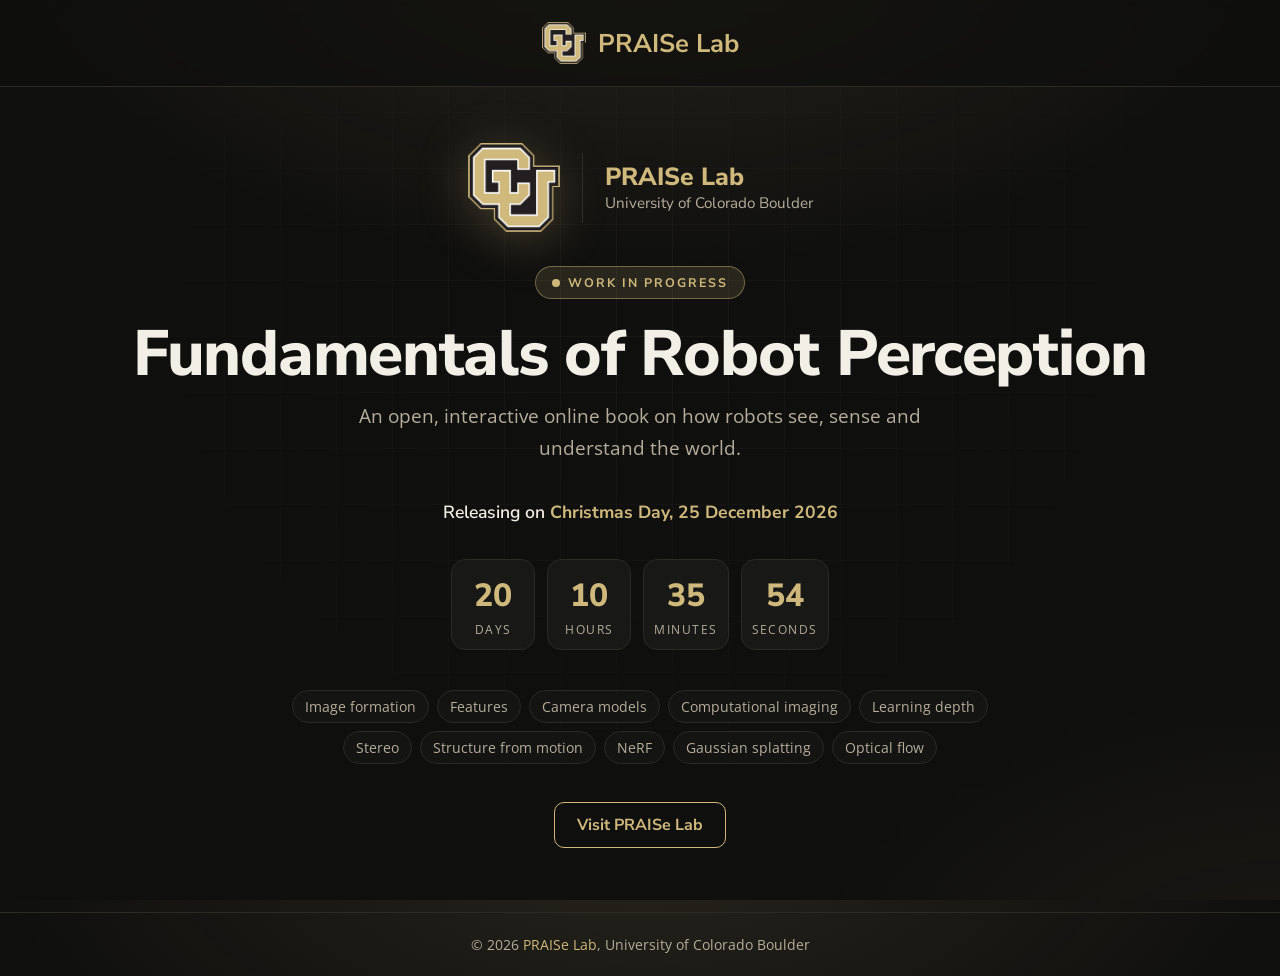
<file: landing/index.html>
<!doctype html>
<html lang="en">
<head>
<meta charset="utf-8">
<meta name="viewport" content="width=device-width, initial-scale=1">
<meta name="robots" content="noindex, nofollow">
<title>Fundamentals of Robot Perception | PRAISe Lab</title>
<meta name="description" content="An open online book on robot perception from PRAISe Lab at the University of Colorado Boulder. Coming Christmas 2026.">
<link rel="icon" href="cu-logo.webp">
<link rel="preconnect" href="https://fonts.googleapis.com">
<link rel="preconnect" href="https://fonts.gstatic.com" crossorigin>
<link href="https://fonts.googleapis.com/css2?family=Nunito+Sans:wght@400;600;700;800&family=Open+Sans:wght@400;600&display=swap" rel="stylesheet">
<style>
  :root {
    --bg: #0f0f0e;
    --panel: #181816;
    --line: #2c2a24;
    --text: #f2efe6;
    --muted: #b5ae9c;
    --gold: #cfb87c;
    --gold-soft: rgba(207, 184, 124, 0.14);
  }
  * { box-sizing: border-box; }
  html, body { margin: 0; height: 100%; }
  body {
    min-height: 100vh;
    display: flex;
    flex-direction: column;
    background:
      radial-gradient(1100px 600px at 50% -10%, rgba(207, 184, 124, 0.13), transparent 60%),
      radial-gradient(800px 500px at 100% 110%, rgba(207, 184, 124, 0.06), transparent 60%),
      var(--bg);
    color: var(--text);
    font-family: "Open Sans", system-ui, sans-serif;
    -webkit-font-smoothing: antialiased;
  }
  .grid {
    position: fixed; inset: 0; pointer-events: none; opacity: 0.35;
    background-image:
      linear-gradient(var(--line) 1px, transparent 1px),
      linear-gradient(90deg, var(--line) 1px, transparent 1px);
    background-size: 56px 56px;
    mask-image: radial-gradient(ellipse at 50% 35%, #000 0%, transparent 70%);
    -webkit-mask-image: radial-gradient(ellipse at 50% 35%, #000 0%, transparent 70%);
  }
  header {
    position: relative;
    display: flex; align-items: center; justify-content: center;
    padding: 22px 16px;
    border-bottom: 1px solid var(--line);
    background: rgba(15, 15, 14, 0.7);
    backdrop-filter: blur(8px);
  }
  .brand {
    display: inline-flex; align-items: center; gap: 12px;
    color: var(--gold); text-decoration: none;
    font-family: "Nunito Sans", sans-serif; font-weight: 700; font-size: 1.6rem;
  }
  .brand img { width: 44px; height: auto; }
  main {
    position: relative;
    flex: 1;
    display: flex; flex-direction: column; align-items: center; justify-content: center;
    text-align: center;
    padding: 56px 16px 64px;
  }
  .logos {
    display: flex; align-items: center; justify-content: center; gap: 22px;
    margin-bottom: 34px;
  }
  .logos img { width: 92px; height: auto; filter: drop-shadow(0 8px 24px rgba(207,184,124,0.25)); }
  .logos .divider { width: 1px; height: 70px; background: var(--line); }
  .logos .lab {
    text-align: left; font-family: "Nunito Sans", sans-serif; line-height: 1.25;
  }
  .logos .lab strong { display: block; color: var(--gold); font-size: 1.55rem; font-weight: 800; }
  .logos .lab span { color: var(--muted); font-size: 0.95rem; }
  .badge {
    display: inline-flex; align-items: center; gap: 8px;
    padding: 7px 16px; border: 1px solid rgba(207,184,124,0.45); border-radius: 999px;
    background: var(--gold-soft); color: var(--gold);
    font-family: "Nunito Sans", sans-serif; font-weight: 700;
    font-size: 0.78rem; letter-spacing: 0.16em; text-transform: uppercase;
  }
  .badge i {
    width: 8px; height: 8px; border-radius: 50%; background: var(--gold);
    box-shadow: 0 0 0 0 rgba(207,184,124,0.7); animation: pulse 2s infinite;
  }
  @keyframes pulse {
    70% { box-shadow: 0 0 0 10px rgba(207,184,124,0); }
    100% { box-shadow: 0 0 0 0 rgba(207,184,124,0); }
  }
  h1 {
    margin: 22px 0 12px;
    font-family: "Nunito Sans", sans-serif; font-weight: 800;
    font-size: clamp(2.2rem, 6vw, 4rem); line-height: 1.05; letter-spacing: -0.02em;
  }
  .sub {
    max-width: 640px; margin: 0 auto;
    color: var(--muted); font-size: clamp(1rem, 2.2vw, 1.2rem); line-height: 1.65;
  }
  .release {
    margin-top: 36px; color: var(--text);
    font-family: "Nunito Sans", sans-serif; font-size: 1.1rem; font-weight: 600;
  }
  .release b { color: var(--gold); }
  .countdown {
    display: flex; justify-content: center; gap: 12px; margin-top: 18px; flex-wrap: wrap;
  }
  .countdown div {
    min-width: 84px; padding: 14px 10px 10px;
    border: 1px solid var(--line); border-radius: 14px; background: var(--panel);
  }
  .countdown strong {
    display: block; font-family: "Nunito Sans", sans-serif; font-weight: 800;
    font-size: 2rem; color: var(--gold); font-variant-numeric: tabular-nums;
  }
  .countdown span { color: var(--muted); font-size: 0.75rem; letter-spacing: 0.12em; text-transform: uppercase; }
  .topics {
    display: flex; flex-wrap: wrap; justify-content: center; gap: 8px;
    max-width: 720px; margin: 40px auto 0; padding: 0; list-style: none;
  }
  .topics li {
    padding: 6px 12px; border: 1px solid var(--line); border-radius: 999px;
    color: var(--muted); font-size: 0.85rem; background: rgba(24,24,22,0.7);
  }
  .actions { margin-top: 38px; }
  .btn {
    display: inline-block; padding: 11px 22px; border-radius: 10px;
    border: 1px solid var(--gold); color: var(--gold); text-decoration: none;
    font-family: "Nunito Sans", sans-serif; font-weight: 700;
    transition: background 0.2s, color 0.2s;
  }
  .btn:hover, .btn:focus-visible { background: var(--gold); color: #111; }
  footer {
    position: relative;
    padding: 22px 16px; text-align: center;
    border-top: 1px solid var(--line);
    color: var(--muted); font-size: 0.85rem;
  }
  footer a { color: var(--gold); text-decoration: none; }
  footer a.peek { color: inherit; cursor: text; }
  @media (max-width: 520px) {
    .logos { flex-direction: column; gap: 14px; }
    .logos .divider { display: none; }
    .logos .lab { text-align: center; }
    .countdown div { min-width: 70px; }
    .countdown strong { font-size: 1.6rem; }
  }
  @media (prefers-reduced-motion: reduce) { .badge i { animation: none; } }
</style>
</head>
<body>
  <div class="grid" aria-hidden="true"></div>

  <header>
    <a class="brand" href="https://www.praisecu.com">
      <img src="cu-logo.webp" alt="">
      PRAISe Lab
    </a>
  </header>

  <main>
    <div class="logos">
      <img src="cu-logo.webp" alt="University of Colorado Boulder">
      <div class="divider" aria-hidden="true"></div>
      <div class="lab">
        <strong>PRAISe Lab</strong>
        <span>University of Colorado Boulder</span>
      </div>
    </div>

    <span class="badge"><i aria-hidden="true"></i>Work in progress</span>

    <h1>Fundamentals of Robot Perception</h1>
    <p class="sub">
      An open, interactive online book on how robots see, sense and understand the world.
    </p>

    <p class="release">Releasing on <b>Christmas Day, 25 December 2026</b></p>
    <div class="countdown" id="countdown" aria-live="off">
      <div><strong id="cd-d">--</strong><span>Days</span></div>
      <div><strong id="cd-h">--</strong><span>Hours</span></div>
      <div><strong id="cd-m">--</strong><span>Minutes</span></div>
      <div><strong id="cd-s">--</strong><span>Seconds</span></div>
    </div>

    <ul class="topics" aria-label="Topics covered">
      <li>Image formation</li>
      <li>Features</li>
      <li>Camera models</li>
      <li>Computational imaging</li>
      <li>Learning depth</li>
      <li>Stereo</li>
      <li>Structure from motion</li>
      <li>NeRF</li>
      <li>Gaussian splatting</li>
      <li>Optical flow</li>
    </ul>

    <div class="actions">
      <a class="btn" href="https://www.praisecu.com">Visit PRAISe Lab</a>
    </div>
  </main>

  <footer>
    <a class="peek" href="__PREVIEW_PATH__/" aria-label="Preview">&copy;</a> 2026 <a href="https://www.praisecu.com">PRAISe Lab</a>, University of Colorado Boulder
  </footer>

  <script>
    (function () {
      // Midnight on 25 December 2026, Boulder time (MST, UTC-7).
      var target = Date.UTC(2026, 11, 25, 7, 0, 0);
      var ids = ["cd-d", "cd-h", "cd-m", "cd-s"].map(function (id) { return document.getElementById(id); });
      function pad(n) { return n < 10 ? "0" + n : String(n); }
      function tick() {
        var left = Math.max(0, target - Date.now());
        var s = Math.floor(left / 1000);
        var parts = [Math.floor(s / 86400), Math.floor(s / 3600) % 24, Math.floor(s / 60) % 60, s % 60];
        ids.forEach(function (el, i) { el.textContent = i === 0 ? String(parts[i]) : pad(parts[i]); });
      }
      tick();
      setInterval(tick, 1000);
    })();
  </script>
</body>
</html>
</file>
